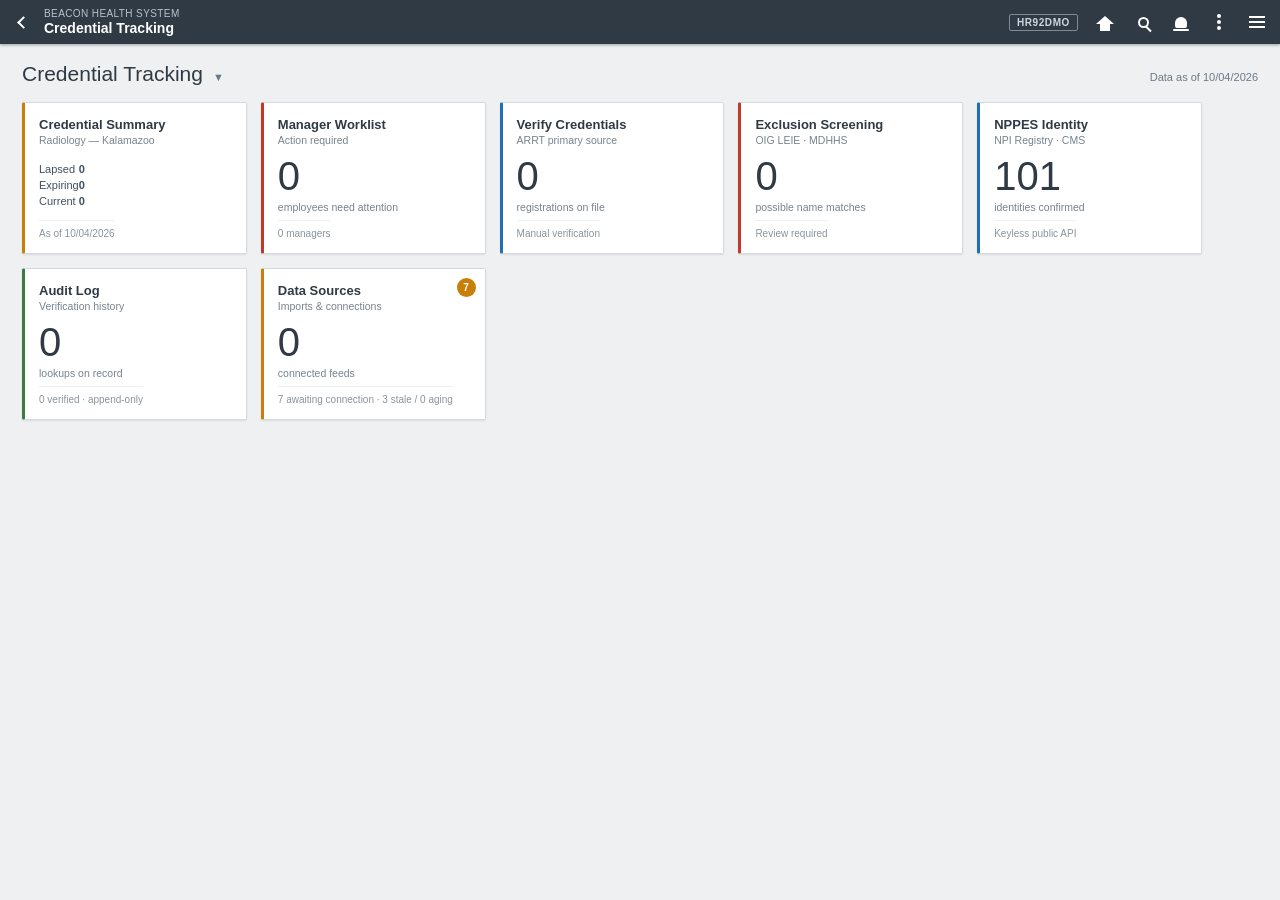
<file: presentation/prod v3/index.html>
<!DOCTYPE html>
<html lang="en">
<head>
<meta charset="utf-8">
<meta name="viewport" content="width=device-width, initial-scale=1">
<title>Credential Tracking - Beacon Health System</title>
<link rel="stylesheet" href="assets/fluid.css">
<link rel="stylesheet" href="assets/classic.css">
</head>
<body>

<!-- ============ Fluid banner: persists across every page ============ -->
<header class="ps-banner">
  <button class="ps-banner-btn" id="btnBack" title="Back" aria-label="Back">
    <span class="ps-ico-back"></span>
  </button>

  <div class="ps-banner-title">
    <span class="ps-banner-org">Beacon Health System</span>
    <span class="ps-banner-page" id="bannerPage">Employee Self Service</span>
  </div>

  <div class="ps-banner-spacer"></div>

  <div class="ps-env" title="Database: HR92DMO">HR92DMO</div>

  <button class="ps-banner-btn" title="Home" aria-label="Home" id="btnHome">
    <span class="ps-ico-home"></span>
  </button>
  <button class="ps-banner-btn" title="Search" aria-label="Search">
    <span class="ps-ico-search"></span>
  </button>
  <button class="ps-banner-btn" title="Notifications" aria-label="Notifications">
    <span class="ps-ico-bell"></span>
    <span class="ps-ico-badge" id="bannerBadge">0</span>
  </button>
  <button class="ps-banner-btn" title="Actions" aria-label="Actions">
    <span class="ps-ico-dots"></span>
  </button>
  <button class="ps-banner-btn" title="NavBar" aria-label="NavBar">
    <span class="ps-ico-navbar"></span>
  </button>
</header>

<!-- ============ Classic breadcrumb: hidden on the Fluid homepage ============ -->
<nav class="ps-crumbs" id="crumbs" hidden></nav>

<!-- ============ Content pane ============ -->
<main id="content"></main>

<script src="assets/data.js"></script>
<script src="assets/app.js"></script>
</body>
</html>
</file>
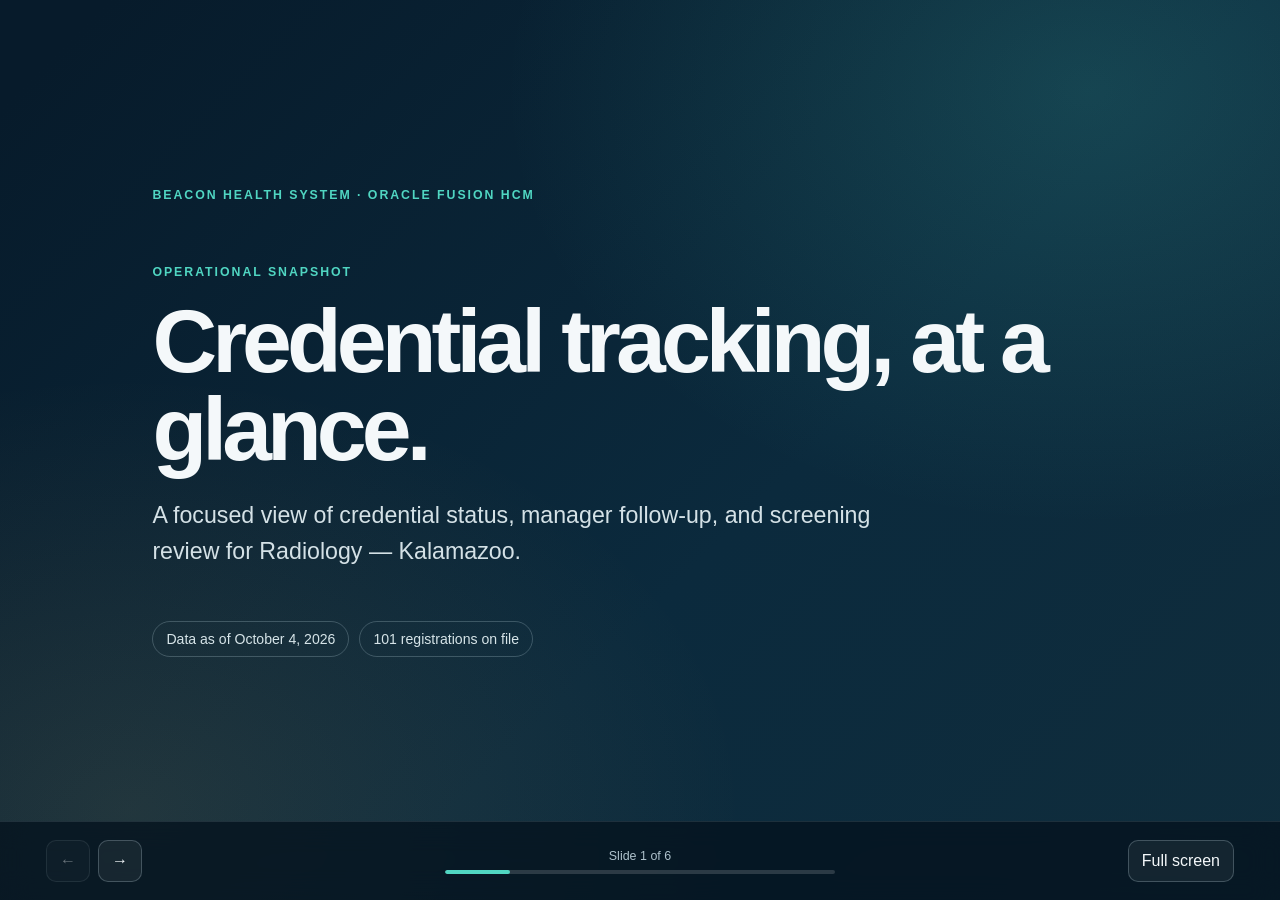
<file: presentation/slides/Beacon_Credential_Tracking_Briefing.html>
<!DOCTYPE html>
<html lang="en">
<head>
<meta charset="utf-8">
<meta name="viewport" content="width=device-width, initial-scale=1">
<meta name="theme-color" content="#09253a">
<title>Credential Tracking Briefing | Beacon Health System</title>
<style>
  :root {
    color-scheme: dark;
    font-family: "Segoe UI", Arial, sans-serif;
    background: #071b2b;
    color: #f4f8fa;
    font-synthesis: none;
    text-rendering: optimizeLegibility;
    --muted: #afc3cd;
    --teal: #50d6c2;
    --gold: #f5c76b;
    --red: #ff8585;
    --panel: rgba(16, 48, 67, .84);
  }
  * { box-sizing: border-box; }
  body { margin: 0; min-width: 320px; min-height: 100vh; overflow: hidden; }
  button { font: inherit; }
  .deck { min-height: 100vh; position: relative; isolation: isolate; }
  .deck::before {
    position: fixed;
    inset: 0;
    z-index: -1;
    background:
      radial-gradient(ellipse at 85% 10%, rgba(80, 214, 194, .16), transparent 38%),
      radial-gradient(ellipse at 10% 90%, rgba(245, 199, 107, .1), transparent 38%),
      linear-gradient(135deg, #071b2b 5%, #0b2a3d 58%, #102d3c);
    content: "";
  }
  .slides { min-height: 100vh; }
  .slide {
    display: none;
    width: min(1180px, 100%);
    min-height: 100vh;
    margin: auto;
    padding: clamp(34px, 7vh, 78px) clamp(28px, 8vw, 112px) 118px;
    animation: enter .32s ease-out;
  }
  .slide.active { display: flex; flex-direction: column; justify-content: center; }
  @keyframes enter { from { opacity: .25; transform: translateY(8px); } to { opacity: 1; transform: none; } }
  .brand, .eyebrow {
    color: var(--teal);
    font-size: .77rem;
    font-weight: 750;
    letter-spacing: .16em;
    text-transform: uppercase;
  }
  .brand { margin-bottom: clamp(34px, 7vh, 78px); }
  h1, h2, p { margin-top: 0; }
  h1 { max-width: 900px; margin-bottom: 24px; font-size: clamp(2.6rem, 7vw, 6.2rem); line-height: .99; letter-spacing: -.055em; }
  h2 { max-width: 900px; margin-bottom: 16px; font-size: clamp(2rem, 4.4vw, 4rem); line-height: 1.05; letter-spacing: -.04em; }
  .lede { max-width: 720px; color: #d4e1e6; font-size: clamp(1.1rem, 2vw, 1.45rem); line-height: 1.55; }
  .meta { display: flex; flex-wrap: wrap; gap: 10px; margin-top: 28px; }
  .tag { padding: 9px 13px; border: 1px solid rgba(199, 224, 232, .24); border-radius: 999px; color: #d6e4e8; font-size: .88rem; }
  .eyebrow { margin-bottom: 18px; }
  .subhead { max-width: 760px; margin-bottom: 32px; color: var(--muted); font-size: clamp(1rem, 1.8vw, 1.2rem); line-height: 1.55; }
  .metric-grid { display: grid; grid-template-columns: repeat(3, minmax(0, 1fr)); gap: 16px; margin: 20px 0 22px; }
  .metric {
    min-height: 178px;
    padding: clamp(19px, 3vw, 30px);
    border: 1px solid rgba(199, 224, 232, .15);
    border-radius: 18px;
    background: var(--panel);
    box-shadow: 0 18px 55px rgba(0, 0, 0, .12);
  }
  .metric strong { display: block; margin-bottom: 9px; font-size: clamp(2.8rem, 6vw, 5.2rem); line-height: 1; letter-spacing: -.06em; }
  .metric span { color: #d2e0e5; font-size: .98rem; line-height: 1.4; }
  .teal { color: var(--teal); }
  .gold { color: var(--gold); }
  .red { color: var(--red); }
  .total-line { display: flex; justify-content: space-between; gap: 16px; margin: 8px 0 10px; color: var(--muted); font-size: .9rem; }
  .status-bar { display: flex; width: 100%; height: 17px; overflow: hidden; border-radius: 99px; background: rgba(255,255,255,.1); }
  .status-bar .current { width: 93.07%; background: var(--teal); }
  .status-bar .expiring { width: 6.93%; background: var(--gold); }
  .note { margin-top: 14px; color: var(--muted); font-size: .9rem; line-height: 1.5; }
  .two-col { display: grid; grid-template-columns: 1fr 1fr; gap: 18px; margin-top: 16px; }
  .panel { padding: clamp(22px, 3.5vw, 36px); border: 1px solid rgba(199, 224, 232, .15); border-radius: 18px; background: var(--panel); }
  .panel h3 { margin: 0 0 12px; font-size: 1.1rem; }
  .panel p, .panel li { color: #d4e1e6; line-height: 1.55; }
  .panel p:last-child { margin-bottom: 0; }
  ul { margin: 0; padding-left: 1.2em; }
  li + li { margin-top: 10px; }
  .callout {
    margin-top: 20px;
    padding: 17px 20px;
    border-left: 3px solid var(--gold);
    border-radius: 0 12px 12px 0;
    background: rgba(245, 199, 107, .09);
    color: #f4e7c9;
    line-height: 1.5;
  }
  .steps { display: grid; gap: 14px; margin-top: 18px; }
  .step { display: grid; grid-template-columns: 44px 1fr; gap: 15px; align-items: start; padding: 18px; border: 1px solid rgba(199,224,232,.14); border-radius: 14px; background: var(--panel); }
  .step-num { display: grid; width: 38px; height: 38px; place-items: center; border-radius: 50%; background: rgba(80,214,194,.15); color: var(--teal); font-weight: 800; }
  .step p { margin: 0; color: #d4e1e6; line-height: 1.5; }
  .step strong { color: #fff; }
  .closing h2 { max-width: 820px; }
  .controls {
    position: fixed;
    right: 0;
    bottom: 0;
    left: 0;
    display: grid;
    grid-template-columns: 1fr auto 1fr;
    align-items: center;
    gap: 16px;
    padding: 18px clamp(18px, 4vw, 46px) max(18px, env(safe-area-inset-bottom));
    border-top: 1px solid rgba(199, 224, 232, .12);
    background: rgba(5, 19, 30, .78);
    backdrop-filter: blur(14px);
  }
  .nav-group { display: flex; gap: 8px; }
  .controls button {
    min-width: 42px;
    min-height: 42px;
    padding: 9px 13px;
    border: 1px solid rgba(199, 224, 232, .25);
    border-radius: 10px;
    background: rgba(255,255,255,.06);
    color: #f4f8fa;
    cursor: pointer;
  }
  .controls button:hover:not(:disabled), .controls button:focus-visible { border-color: var(--teal); outline: 2px solid transparent; background: rgba(80,214,194,.13); }
  .controls button:disabled { opacity: .4; cursor: default; }
  .progress-wrap { width: min(390px, 42vw); }
  .progress-label { display: block; margin-bottom: 7px; color: var(--muted); font-size: .78rem; text-align: center; }
  .progress { height: 4px; overflow: hidden; border-radius: 99px; background: rgba(255,255,255,.15); }
  .progress span { display: block; height: 100%; border-radius: inherit; background: var(--teal); transition: width .25s ease; }
  #fullscreen { justify-self: end; }
  .sr-only { position: absolute; width: 1px; height: 1px; overflow: hidden; clip: rect(0,0,0,0); white-space: nowrap; }
  @media (max-width: 680px) {
    body { overflow: auto; }
    .slide { min-height: 100svh; padding: 36px 23px 120px; }
    .brand { margin-bottom: 38px; }
    .metric-grid { grid-template-columns: 1fr; gap: 10px; margin: 10px 0 15px; }
    .metric { min-height: auto; padding: 18px 20px; }
    .metric strong { display: inline-block; min-width: 86px; margin: 0 8px 0 0; font-size: 2.8rem; vertical-align: middle; }
    .metric span { display: inline-block; max-width: calc(100% - 100px); vertical-align: middle; }
    .two-col { grid-template-columns: 1fr; }
    .controls { grid-template-columns: auto 1fr auto; gap: 8px; padding-right: 12px; padding-left: 12px; }
    .controls button { min-width: 40px; padding: 8px 10px; }
    .progress-wrap { width: 100%; }
    #fullscreen { font-size: .85rem; }
  }
  @media (prefers-reduced-motion: reduce) {
    *, *::before, *::after { scroll-behavior: auto !important; animation-duration: .01ms !important; animation-iteration-count: 1 !important; transition-duration: .01ms !important; }
  }
</style>
</head>
<body>
<main class="deck" aria-label="Credential tracking briefing">
  <div class="slides">
    <section class="slide active" aria-label="Slide 1 of 6">
      <div class="brand">Beacon Health System · Oracle Fusion HCM</div>
      <p class="eyebrow">Operational snapshot</p>
      <h1>Credential tracking, at a glance.</h1>
      <p class="lede">A focused view of credential status, manager follow-up, and screening review for Radiology — Kalamazoo.</p>
      <div class="meta"><span class="tag">Data as of October 4, 2026</span><span class="tag">101 registrations on file</span></div>
    </section>

    <section class="slide" aria-label="Slide 2 of 6">
      <p class="eyebrow">01 · Credential status</p>
      <h2>Most records are current. Seven are nearing expiry.</h2>
      <p class="subhead">The dashboard shows 101 registrations in this snapshot, with no lapsed credentials and seven marked expiring.</p>
      <div class="metric-grid">
        <div class="metric"><strong class="teal">94</strong><span>Current credentials</span></div>
        <div class="metric"><strong class="gold">7</strong><span>Expiring credentials</span></div>
        <div class="metric"><strong class="red">0</strong><span>Lapsed credentials</span></div>
      </div>
      <div class="total-line"><span>101 registrations</span><span>Current + expiring</span></div>
      <div class="status-bar" role="img" aria-label="94 current, 7 expiring, 0 lapsed"><span class="current"></span><span class="expiring"></span></div>
      <p class="note">Counts reflect the dashboard snapshot dated 10/04/2026.</p>
    </section>

    <section class="slide" aria-label="Slide 3 of 6">
      <p class="eyebrow">02 · Manager worklist</p>
      <h2>Seven employees need attention across five managers.</h2>
      <p class="subhead">The worklist turns the expiring credential count into a manager-facing queue for follow-up.</p>
      <div class="two-col">
        <div class="panel">
          <h3 class="gold">Action queue</h3>
          <p><strong>7 employees</strong> are flagged for attention; <strong>5 managers</strong> have items in the worklist.</p>
        </div>
        <div class="panel">
          <h3>Suggested next move</h3>
          <p>Review each expiring record, confirm its due date and owner, then coordinate renewal follow-up with the responsible manager.</p>
        </div>
      </div>
      <p class="note">The dashboard does not display expiry dates on this overview slide; use the worklist for employee-level detail.</p>
    </section>

    <section class="slide" aria-label="Slide 4 of 6">
      <p class="eyebrow">03 · Screening and identity</p>
      <h2>Possible matches need human review—not assumptions.</h2>
      <p class="subhead">Screening indicators are prompts to investigate identity and evidence. They are not findings of exclusion.</p>
      <div class="two-col">
        <div class="panel">
          <h3 class="gold">5 possible name matches</h3>
          <p>Sources shown: OIG LEIE, MDHHS, and ARRT.</p>
          <div class="callout">A name match is a lead for review, not proof that a person is excluded or sanctioned.</div>
        </div>
        <div class="panel">
          <h3 class="teal">101 identities confirmed</h3>
          <p>The dashboard reports identity confirmation against the NPI Registry (CMS).</p>
          <p class="note">Confirm source and record details before relying on a screening result.</p>
        </div>
      </div>
    </section>

    <section class="slide" aria-label="Slide 5 of 6">
      <p class="eyebrow">04 · Verification and audit</p>
      <h2>Verification is manual—and the audit log is empty today.</h2>
      <p class="subhead">The overview shows manual verification and no lookup events recorded as of the snapshot.</p>
      <div class="two-col">
        <div class="panel">
          <h3>Verification workflow</h3>
          <ul>
            <li>101 registrations are on file.</li>
            <li>Verification is identified as manual.</li>
            <li>Record the source, date, and outcome after each check.</li>
          </ul>
        </div>
        <div class="panel">
          <h3>Audit log status</h3>
          <ul>
            <li>0 lookups on record.</li>
            <li>0 verified entries shown.</li>
            <li>The log is described as append-only.</li>
          </ul>
        </div>
      </div>
      <div class="callout">No audit entry is not the same as a completed verification. Check the underlying record before treating any credential as verified.</div>
    </section>

    <section class="slide closing" aria-label="Slide 6 of 6">
      <p class="eyebrow">Recommended next steps</p>
      <h2>Close the loop with assigned, documented follow-up.</h2>
      <div class="steps">
        <div class="step"><span class="step-num">1</span><p><strong>Prioritize the 7 expiring credentials.</strong> Use the manager worklist to confirm owners and renewal timing.</p></div>
        <div class="step"><span class="step-num">2</span><p><strong>Review the 5 possible name matches.</strong> Resolve identity and consult authoritative evidence; do not treat a name match as a determination.</p></div>
        <div class="step"><span class="step-num">3</span><p><strong>Document completed checks.</strong> Add verification evidence to the established append-only audit process.</p></div>
      </div>
      <p class="note">Snapshot: Radiology — Kalamazoo · 10/04/2026. Operational use should follow current source and organizational procedures.</p>
    </section>
  </div>
  <nav class="controls" aria-label="Slideshow controls">
    <div class="nav-group">
      <button id="previous" type="button" aria-label="Previous slide" title="Previous (←)">←</button>
      <button id="next" type="button" aria-label="Next slide" title="Next (→ or Space)">→</button>
    </div>
    <div class="progress-wrap">
      <span class="progress-label" id="slide-count" aria-live="polite">Slide 1 of 6</span>
      <div class="progress" role="progressbar" aria-label="Presentation progress" aria-valuemin="1" aria-valuemax="6" aria-valuenow="1" id="progress"><span></span></div>
    </div>
    <button id="fullscreen" type="button" title="Toggle full screen (F)">Full screen</button>
  </nav>
</main>
<script>
(function () {
  var slides = Array.prototype.slice.call(document.querySelectorAll(".slide"));
  var previous = document.getElementById("previous");
  var next = document.getElementById("next");
  var count = document.getElementById("slide-count");
  var progress = document.getElementById("progress");
  var fill = progress.querySelector("span");
  var current = 0;

  function show(index) {
    current = Math.max(0, Math.min(index, slides.length - 1));
    slides.forEach(function (slide, position) {
      var active = position === current;
      slide.classList.toggle("active", active);
      slide.setAttribute("aria-hidden", String(!active));
    });
    count.textContent = "Slide " + (current + 1) + " of " + slides.length;
    progress.setAttribute("aria-valuenow", String(current + 1));
    fill.style.width = ((current + 1) / slides.length * 100) + "%";
    previous.disabled = current === 0;
    next.disabled = current === slides.length - 1;
  }

  previous.addEventListener("click", function () { show(current - 1); });
  next.addEventListener("click", function () { show(current + 1); });
  document.getElementById("fullscreen").addEventListener("click", function () {
    if (document.fullscreenElement) {
      document.exitFullscreen();
    } else if (document.documentElement.requestFullscreen) {
      document.documentElement.requestFullscreen();
    }
  });
  document.addEventListener("keydown", function (event) {
    if (event.altKey || event.ctrlKey || event.metaKey) return;
    if (event.key === "ArrowRight" || event.key === "PageDown" || event.key === " ") {
      event.preventDefault();
      show(current + 1);
    } else if (event.key === "ArrowLeft" || event.key === "PageUp") {
      event.preventDefault();
      show(current - 1);
    } else if (event.key === "Home") {
      show(0);
    } else if (event.key === "End") {
      show(slides.length - 1);
    } else if (event.key.toLowerCase() === "f") {
      document.getElementById("fullscreen").click();
    }
  });
  show(0);
})();
</script>
</body>
</html>
</file>
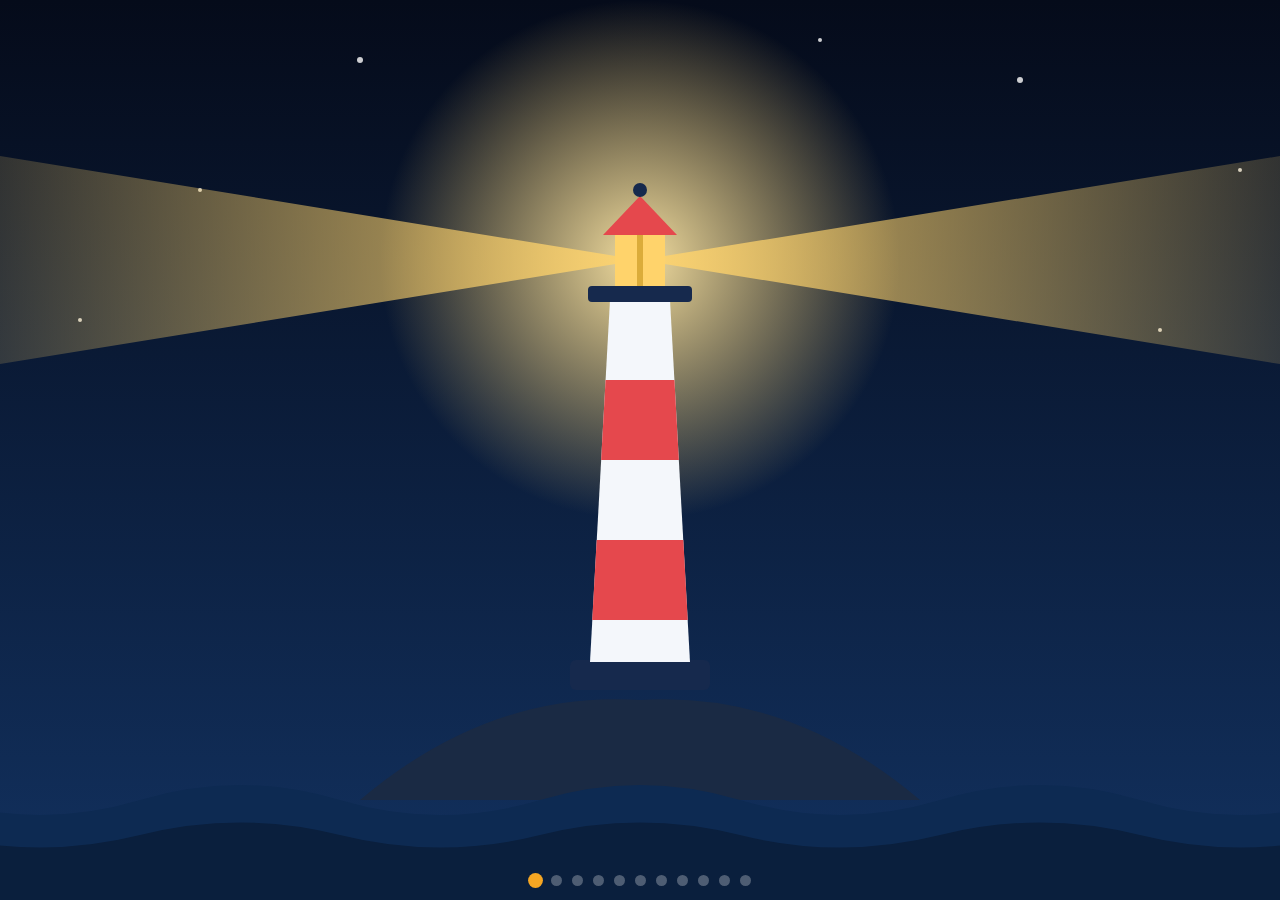
<file: presentation/slides/Beacon_Slideshow.html>
<!DOCTYPE html>
<html lang="en">
<head>
<meta charset="utf-8">
<meta name="viewport" content="width=device-width, initial-scale=1">
<title>Beacon</title>
<style>
  html, body { margin: 0; height: 100%; background: #060f20; overflow: hidden; }
  .deck { position: fixed; inset: 0; }
  .slide { position: absolute; inset: 0; opacity: 0; transition: opacity .6s ease; pointer-events: none; }
  .slide.on { opacity: 1; pointer-events: auto; }
  .slide svg { width: 100%; height: 100%; display: block; }
  .dots { position: fixed; left: 0; right: 0; bottom: 14px; display: flex; gap: 10px; justify-content: center; z-index: 5; }
  .dots button { width: 11px; height: 11px; border-radius: 50%; border: 0; padding: 0; background: rgba(255,255,255,.28); cursor: pointer; transition: all .3s; }
  .dots button.on { background: #f5a623; transform: scale(1.35); }
  .nav { position: fixed; top: 0; bottom: 0; width: 12%; border: 0; background: transparent; cursor: pointer; z-index: 4; opacity: 0; transition: opacity .25s; display: flex; align-items: center; justify-content: center; }
  .nav:hover { opacity: 1; background: linear-gradient(to var(--d), rgba(255,255,255,.08), transparent); }
  .nav svg { width: 48px; height: 48px; }
  #prev { left: 0; --d: right; }
  #next { right: 0; --d: left; }
  .beam { animation: sweep 6s ease-in-out infinite; transform-origin: 800px 260px; }
  @keyframes sweep { 0%,100% { opacity: .55; } 50% { opacity: 1; } }
  .bob { animation: bob 5s ease-in-out infinite; }
  @keyframes bob { 0%,100% { transform: translateY(0); } 50% { transform: translateY(-10px); } }
  .pulse { animation: pulse 1.6s ease-in-out infinite; transform-box: fill-box; transform-origin: center; }
  @keyframes pulse { 0%,100% { transform: scale(1); } 50% { transform: scale(1.12); } }
  .spin { animation: spin 14s linear infinite; transform-box: fill-box; transform-origin: center; }
  @keyframes spin { to { transform: rotate(360deg); } }
  .flow { stroke-dasharray: 18 14; animation: flow 1.2s linear infinite; }
  @keyframes flow { to { stroke-dashoffset: -32; } }
  .wave { animation: wave 7s ease-in-out infinite alternate; }
  @keyframes wave { from { transform: translateX(-40px); } to { transform: translateX(40px); } }
</style>
</head>
<body>

<!-- Shared symbols -->
<svg width="0" height="0" style="position:absolute" aria-hidden="true">
  <defs>
    <symbol id="person" viewBox="0 0 100 100">
      <circle cx="50" cy="30" r="19" fill="currentColor"/>
      <path d="M12 98 Q12 58 50 58 Q88 58 88 98 Z" fill="currentColor"/>
    </symbol>
    <symbol id="doc" viewBox="0 0 100 130">
      <path d="M8 4 H66 L92 30 V126 H8 Z" fill="currentColor"/>
      <path d="M66 4 V30 H92 Z" fill="#000" opacity=".25"/>
      <rect x="22" y="52" width="56" height="7" rx="3" fill="#fff" opacity=".8"/>
      <rect x="22" y="72" width="56" height="7" rx="3" fill="#fff" opacity=".8"/>
      <rect x="22" y="92" width="36" height="7" rx="3" fill="#fff" opacity=".8"/>
    </symbol>
    <symbol id="db" viewBox="0 0 100 120">
      <path d="M8 20 V100 A42 16 0 0 0 92 100 V20 Z" fill="currentColor"/>
      <ellipse cx="50" cy="20" rx="42" ry="16" fill="#fff" opacity=".35"/>
      <path d="M8 52 A42 16 0 0 0 92 52" fill="none" stroke="#fff" stroke-opacity=".5" stroke-width="4"/>
      <path d="M8 80 A42 16 0 0 0 92 80" fill="none" stroke="#fff" stroke-opacity=".5" stroke-width="4"/>
    </symbol>
    <symbol id="check" viewBox="0 0 100 100">
      <polyline points="16,54 40,78 86,26" fill="none" stroke="currentColor" stroke-width="14" stroke-linecap="round" stroke-linejoin="round"/>
    </symbol>
    <symbol id="cross" viewBox="0 0 100 100">
      <path d="M20 20 L80 80 M80 20 L20 80" fill="none" stroke="currentColor" stroke-width="14" stroke-linecap="round"/>
    </symbol>
    <symbol id="lh" viewBox="0 0 300 600">
      <rect x="80" y="560" width="140" height="30" rx="6" fill="#16294d"/>
      <polygon points="100,562 200,562 180,200 120,200" fill="#f4f7fb"/>
      <polygon points="115.56,280 184.44,280 188.89,360 111.11,360" fill="#e5484d"/>
      <polygon points="106.67,440 193.33,440 197.78,520 102.22,520" fill="#e5484d"/>
      <rect x="98" y="186" width="104" height="16" rx="4" fill="#16294d"/>
      <rect x="125" y="135" width="50" height="51" fill="#ffd36b"/>
      <rect x="147" y="135" width="6" height="51" fill="#b8860b" opacity=".5"/>
      <polygon points="113,135 187,135 150,96" fill="#e5484d"/>
      <circle cx="150" cy="90" r="7" fill="#16294d"/>
    </symbol>
    <marker id="arr" viewBox="0 0 10 10" refX="6" refY="5" markerWidth="5" markerHeight="5" orient="auto-start-reverse">
      <path d="M0 0 L10 5 L0 10 Z" fill="#19b3a6"/>
    </marker>
    <linearGradient id="night" x1="0" y1="0" x2="0" y2="1">
      <stop offset="0" stop-color="#050b1a"/><stop offset="1" stop-color="#12315f"/>
    </linearGradient>
    <linearGradient id="dusk" x1="0" y1="0" x2="0" y2="1">
      <stop offset="0" stop-color="#1b2f66"/><stop offset=".6" stop-color="#e0735a"/><stop offset="1" stop-color="#ffc66b"/>
    </linearGradient>
    <linearGradient id="deep" x1="0" y1="0" x2="1" y2="1">
      <stop offset="0" stop-color="#0b1d3a"/><stop offset="1" stop-color="#0f3a4f"/>
    </linearGradient>
    <linearGradient id="beamL" x1="1" y1="0" x2="0" y2="0">
      <stop offset="0" stop-color="#ffd36b" stop-opacity=".85"/><stop offset="1" stop-color="#ffd36b" stop-opacity="0"/>
    </linearGradient>
    <linearGradient id="beamR" x1="0" y1="0" x2="1" y2="0">
      <stop offset="0" stop-color="#ffd36b" stop-opacity=".85"/><stop offset="1" stop-color="#ffd36b" stop-opacity="0"/>
    </linearGradient>
    <radialGradient id="glow">
      <stop offset="0" stop-color="#ffe9a8" stop-opacity=".95"/><stop offset="1" stop-color="#ffd36b" stop-opacity="0"/>
    </radialGradient>
  </defs>
</svg>

<div class="deck" id="deck">

  <!-- 1. Lighthouse / beacon -->
  <section class="slide on"><svg viewBox="0 0 1600 900" preserveAspectRatio="xMidYMid slice">
    <rect width="1600" height="900" fill="url(#night)"/>
    <g fill="#fff" opacity=".8">
      <circle cx="140" cy="90" r="3"/><circle cx="360" cy="190" r="2"/><circle cx="520" cy="60" r="3"/><circle cx="1180" cy="80" r="3"/>
      <circle cx="1400" cy="170" r="2"/><circle cx="1500" cy="60" r="3"/><circle cx="980" cy="40" r="2"/><circle cx="240" cy="320" r="2"/><circle cx="1320" cy="330" r="2"/>
    </g>
    <circle cx="800" cy="260" r="260" fill="url(#glow)" class="pulse"/>
    <g class="beam">
      <polygon points="800,260 0,130 0,390" fill="url(#beamL)"/>
      <polygon points="800,260 1600,130 1600,390" fill="url(#beamR)"/>
    </g>
    <path d="M520 800 Q650 690 800 700 Q950 690 1080 800 Z" fill="#1a2a44"/>
    <use href="#lh" x="650" y="100" width="300" height="600"/>
    <g class="wave"><path d="M-100 800 Q0 770 100 800 T300 800 T500 800 T700 800 T900 800 T1100 800 T1300 800 T1500 800 T1700 800 V900 H-100Z" fill="#0d2a52"/></g>
    <g class="wave" style="animation-delay:-3s"><path d="M-100 835 Q0 810 100 835 T300 835 T500 835 T700 835 T900 835 T1100 835 T1300 835 T1500 835 T1700 835 V900 H-100Z" fill="#0a1f3d"/></g>
  </svg></section>

  <!-- 2. Problem: scattered paperwork -->
  <section class="slide"><svg viewBox="0 0 1600 900" preserveAspectRatio="xMidYMid slice">
    <rect width="1600" height="900" fill="url(#deep)"/>
    <g class="bob">
      <use href="#doc" x="160" y="180" width="170" height="221" style="color:#4a6fa5" transform="rotate(-14 245 290)"/>
      <use href="#doc" x="420" y="520" width="150" height="195" style="color:#7d8fb3" transform="rotate(10 495 617)"/>
      <use href="#doc" x="1180" y="160" width="180" height="234" style="color:#4a6fa5" transform="rotate(16 1270 277)"/>
      <use href="#doc" x="1280" y="540" width="160" height="208" style="color:#7d8fb3" transform="rotate(-9 1360 644)"/>
      <use href="#doc" x="700" y="660" width="120" height="156" style="color:#5b7ab0" transform="rotate(7 760 738)"/>
      <use href="#doc" x="860" y="90" width="120" height="156" style="color:#7d8fb3" transform="rotate(-6 920 168)"/>
    </g>
    <polygon points="800,210 1010,570 590,570" fill="#f5a623" stroke="#ffd36b" stroke-width="12" stroke-linejoin="round" class="pulse"/>
    <rect x="780" y="310" width="40" height="150" rx="18" fill="#0b1d3a"/>
    <circle cx="800" cy="510" r="22" fill="#0b1d3a"/>
    <g transform="translate(1030 640)" fill="none" stroke="#e5484d" stroke-width="14" stroke-linecap="round">
      <circle cx="0" cy="0" r="70"/><path d="M0 -40 V0 L28 20"/>
    </g>
  </svg></section>

  <!-- 3. Many sources, one view -->
  <section class="slide"><svg viewBox="0 0 1600 900" preserveAspectRatio="xMidYMid slice">
    <rect width="1600" height="900" fill="url(#deep)"/>
    <g stroke="#19b3a6" stroke-width="6" fill="none" class="flow" opacity=".9">
      <path d="M330 150 C 600 150 600 450 860 450"/>
      <path d="M330 300 C 600 300 600 450 860 450"/>
      <path d="M330 450 H860"/>
      <path d="M330 600 C 600 600 600 450 860 450"/>
      <path d="M330 750 C 600 750 600 450 860 450"/>
    </g>
    <g>
      <circle cx="260" cy="150" r="70" fill="#4a6fa5"/><use href="#db" x="222" y="110" width="76" height="80" style="color:#fff"/>
      <circle cx="260" cy="300" r="70" fill="#e5484d"/><use href="#person" x="220" y="262" width="80" height="80" style="color:#fff"/>
      <circle cx="260" cy="450" r="70" fill="#f5a623"/><use href="#doc" x="228" y="410" width="64" height="80" style="color:#fff"/>
      <circle cx="260" cy="600" r="70" fill="#2fbf71"/><use href="#check" x="222" y="562" width="76" height="76" style="color:#fff"/>
      <circle cx="260" cy="750" r="70" fill="#8a63d2"/><use href="#db" x="222" y="710" width="76" height="80" style="color:#fff"/>
    </g>
    <rect x="860" y="190" width="620" height="520" rx="28" fill="#0a1830" stroke="#19b3a6" stroke-width="8"/>
    <g>
      <rect x="900" y="230" width="170" height="110" rx="14" fill="#2fbf71"/>
      <rect x="1090" y="230" width="170" height="110" rx="14" fill="#f5a623"/>
      <rect x="1280" y="230" width="160" height="110" rx="14" fill="#e5484d"/>
      <rect x="900" y="370" width="540" height="40" rx="10" fill="#1d3a66"/>
      <rect x="900" y="430" width="540" height="40" rx="10" fill="#16294d"/>
      <rect x="900" y="490" width="540" height="40" rx="10" fill="#1d3a66"/>
      <rect x="900" y="550" width="540" height="40" rx="10" fill="#16294d"/>
      <rect x="900" y="610" width="540" height="40" rx="10" fill="#1d3a66"/>
      <circle cx="925" cy="450" r="9" fill="#2fbf71"/><circle cx="925" cy="510" r="9" fill="#f5a623"/><circle cx="925" cy="570" r="9" fill="#e5484d"/><circle cx="925" cy="630" r="9" fill="#2fbf71"/><circle cx="925" cy="390" r="9" fill="#2fbf71"/>
    </g>
  </svg></section>

  <!-- 4. Pipeline -->
  <section class="slide"><svg viewBox="0 0 1600 900" preserveAspectRatio="xMidYMid slice">
    <rect width="1600" height="900" fill="url(#deep)"/>
    <use href="#db" x="150" y="300" width="260" height="312" style="color:#4a6fa5"/>
    <g class="spin"><g transform="translate(800 450)">
      <circle r="130" fill="none" stroke="#19b3a6" stroke-width="44" stroke-dasharray="40.8 40.8"/>
      <circle r="105" fill="#19b3a6"/><circle r="45" fill="#0b1d3a"/>
    </g></g>
    <rect x="1170" y="290" width="330" height="240" rx="22" fill="#0a1830" stroke="#f5a623" stroke-width="10"/>
    <rect x="1290" y="530" width="90" height="60" fill="#f5a623"/><rect x="1240" y="590" width="190" height="20" rx="8" fill="#f5a623"/>
    <rect x="1205" y="325" width="70" height="60" rx="8" fill="#2fbf71"/><rect x="1290" y="325" width="70" height="60" rx="8" fill="#f5a623"/><rect x="1375" y="325" width="90" height="60" rx="8" fill="#e5484d"/>
    <rect x="1205" y="405" width="260" height="28" rx="8" fill="#1d3a66"/><rect x="1205" y="445" width="260" height="28" rx="8" fill="#16294d"/>
    <g stroke="#19b3a6" stroke-width="12" fill="none" stroke-linecap="round" class="flow">
      <path d="M440 456 H620" marker-end="url(#arr)"/>
      <path d="M980 450 H1140" marker-end="url(#arr)"/>
    </g>
  </svg></section>

  <!-- 5. Exclusion screening -->
  <section class="slide"><svg viewBox="0 0 1600 900" preserveAspectRatio="xMidYMid slice">
    <rect width="1600" height="900" fill="url(#deep)"/>
    <g style="color:#5b7ab0">
      <use href="#person" x="260" y="160" width="150" height="150"/><use href="#person" x="480" y="160" width="150" height="150"/>
      <use href="#person" x="700" y="160" width="150" height="150"/><use href="#person" x="920" y="160" width="150" height="150"/>
      <use href="#person" x="1140" y="160" width="150" height="150"/>
      <use href="#person" x="260" y="380" width="150" height="150"/><use href="#person" x="480" y="380" width="150" height="150"/>
      <use href="#person" x="1140" y="380" width="150" height="150"/>
      <use href="#person" x="260" y="600" width="150" height="150"/><use href="#person" x="480" y="600" width="150" height="150"/>
      <use href="#person" x="700" y="600" width="150" height="150"/><use href="#person" x="920" y="600" width="150" height="150"/>
      <use href="#person" x="1140" y="600" width="150" height="150"/>
    </g>
    <circle cx="995" cy="455" r="105" fill="#e5484d" opacity=".25" class="pulse"/>
    <use href="#person" x="920" y="380" width="150" height="150" style="color:#e5484d"/>
    <use href="#person" x="700" y="380" width="150" height="150" style="color:#5b7ab0"/>
    <g class="bob">
      <circle cx="800" cy="440" r="140" fill="rgba(255,255,255,.07)" stroke="#f5a623" stroke-width="22"/>
      <line x1="900" y1="540" x2="1040" y2="680" stroke="#f5a623" stroke-width="30" stroke-linecap="round"/>
    </g>
  </svg></section>

  <!-- 6. Compliance shield -->
  <section class="slide"><svg viewBox="0 0 1600 900" preserveAspectRatio="xMidYMid slice">
    <rect width="1600" height="900" fill="url(#deep)"/>
    <circle cx="800" cy="450" r="380" fill="url(#glow)" opacity=".35" class="pulse"/>
    <path d="M800 100 L1130 220 V500 Q1130 730 800 830 Q470 730 470 500 V220 Z" fill="#19b3a6" stroke="#8ff0e6" stroke-width="14" stroke-linejoin="round"/>
    <path d="M800 160 L1070 260 V500 Q1070 690 800 772 Q530 690 530 500 V260 Z" fill="#0f3a4f"/>
    <use href="#check" x="650" y="330" width="300" height="300" style="color:#2fbf71"/>
  </svg></section>

  <!-- 7. Expiry: calendar, clock, traffic light -->
  <section class="slide"><svg viewBox="0 0 1600 900" preserveAspectRatio="xMidYMid slice">
    <rect width="1600" height="900" fill="url(#deep)"/>
    <g transform="translate(160 170)">
      <rect width="480" height="520" rx="30" fill="#f4f7fb"/>
      <path d="M0 30 Q0 0 30 0 H450 Q480 0 480 30 V120 H0Z" fill="#e5484d"/>
      <rect x="110" y="-30" width="22" height="70" rx="11" fill="#16294d"/><rect x="348" y="-30" width="22" height="70" rx="11" fill="#16294d"/>
      <g fill="#c9d3e3">
        <rect x="40" y="160" width="70" height="60" rx="10"/><rect x="130" y="160" width="70" height="60" rx="10"/><rect x="220" y="160" width="70" height="60" rx="10"/><rect x="310" y="160" width="70" height="60" rx="10"/><rect x="400" y="160" width="40" height="60" rx="10"/>
        <rect x="40" y="250" width="70" height="60" rx="10"/><rect x="130" y="250" width="70" height="60" rx="10"/><rect x="310" y="250" width="70" height="60" rx="10"/><rect x="400" y="250" width="40" height="60" rx="10"/>
        <rect x="40" y="340" width="70" height="60" rx="10"/><rect x="130" y="340" width="70" height="60" rx="10"/><rect x="220" y="340" width="70" height="60" rx="10"/><rect x="400" y="340" width="40" height="60" rx="10"/>
        <rect x="40" y="430" width="70" height="60" rx="10"/><rect x="220" y="430" width="70" height="60" rx="10"/>
      </g>
      <rect x="220" y="250" width="70" height="60" rx="10" fill="#f5a623" class="pulse"/>
      <rect x="310" y="340" width="70" height="60" rx="10" fill="#e5484d"/>
      <rect x="130" y="430" width="70" height="60" rx="10" fill="#2fbf71"/>
      <rect x="310" y="430" width="70" height="60" rx="10" fill="#2fbf71"/>
    </g>
    <g transform="translate(870 430)">
      <circle r="190" fill="#f4f7fb" stroke="#16294d" stroke-width="18"/>
      <g stroke="#16294d" stroke-width="10" stroke-linecap="round"><path d="M0 -165 V-140"/><path d="M0 165 V140"/><path d="M-165 0 H-140"/><path d="M165 0 H140"/></g>
      <path d="M0 0 V-110" stroke="#16294d" stroke-width="16" stroke-linecap="round"/>
      <path d="M0 0 L80 40" stroke="#e5484d" stroke-width="16" stroke-linecap="round"/>
      <circle r="16" fill="#16294d"/>
    </g>
    <g transform="translate(1260 150)">
      <rect width="230" height="600" rx="50" fill="#0a1830" stroke="#4a6fa5" stroke-width="10"/>
      <circle cx="115" cy="130" r="64" fill="#e5484d" class="pulse"/>
      <circle cx="115" cy="300" r="64" fill="#f5a623"/>
      <circle cx="115" cy="470" r="64" fill="#2fbf71"/>
    </g>
  </svg></section>

  <!-- 8. Continuous loop -->
  <section class="slide"><svg viewBox="0 0 1600 900" preserveAspectRatio="xMidYMid slice">
    <rect width="1600" height="900" fill="url(#deep)"/>
    <g fill="none" stroke="#19b3a6" stroke-width="14" stroke-linecap="round" class="flow">
      <path d="M800 190 A260 260 0 0 1 1060 450" marker-end="url(#arr)"/>
      <path d="M1060 450 A260 260 0 0 1 800 710" marker-end="url(#arr)"/>
      <path d="M800 710 A260 260 0 0 1 540 450" marker-end="url(#arr)"/>
      <path d="M540 450 A260 260 0 0 1 800 190" marker-end="url(#arr)"/>
    </g>
    <g>
      <circle cx="800" cy="190" r="100" fill="#4a6fa5"/><use href="#person" x="750" y="140" width="100" height="100" style="color:#fff"/>
      <circle cx="1060" cy="450" r="100" fill="#f5a623"/><use href="#doc" x="1022" y="405" width="76" height="98" style="color:#fff"/>
      <circle cx="800" cy="710" r="100" fill="#8a63d2"/>
      <circle cx="790" cy="700" r="38" fill="none" stroke="#fff" stroke-width="12"/><line x1="818" y1="728" x2="852" y2="762" stroke="#fff" stroke-width="14" stroke-linecap="round"/>
      <circle cx="540" cy="450" r="100" fill="#2fbf71"/><use href="#check" x="490" y="400" width="100" height="100" style="color:#fff"/>
    </g>
    <use href="#lh" x="740" y="320" width="120" height="240" class="pulse"/>
  </svg></section>

  <!-- 9. Manual verification checklist -->
  <section class="slide"><svg viewBox="0 0 1600 900" preserveAspectRatio="xMidYMid slice">
    <rect width="1600" height="900" fill="url(#deep)"/>
    <g transform="translate(450 60)">
      <rect width="700" height="800" rx="40" fill="#c58a4b"/>
      <rect x="40" y="70" width="620" height="690" rx="20" fill="#f4f7fb"/>
      <rect x="240" y="20" width="220" height="90" rx="30" fill="#16294d"/><circle cx="350" cy="52" r="14" fill="#f4f7fb"/>
      <g>
        <rect x="90" y="160" width="90" height="90" rx="18" fill="#2fbf71"/><use href="#check" x="98" y="168" width="74" height="74" style="color:#fff"/>
        <rect x="220" y="190" width="380" height="30" rx="15" fill="#c9d3e3"/>
        <rect x="90" y="290" width="90" height="90" rx="18" fill="#2fbf71"/><use href="#check" x="98" y="298" width="74" height="74" style="color:#fff"/>
        <rect x="220" y="320" width="320" height="30" rx="15" fill="#c9d3e3"/>
        <rect x="90" y="420" width="90" height="90" rx="18" fill="#e5484d"/><use href="#cross" x="98" y="428" width="74" height="74" style="color:#fff"/>
        <rect x="220" y="450" width="360" height="30" rx="15" fill="#c9d3e3"/>
        <rect x="90" y="550" width="90" height="90" rx="18" fill="#2fbf71"/><use href="#check" x="98" y="558" width="74" height="74" style="color:#fff"/>
        <rect x="220" y="580" width="300" height="30" rx="15" fill="#c9d3e3"/>
        <rect x="90" y="680" width="90" height="60" rx="18" fill="#f5a623" class="pulse"/>
        <rect x="220" y="695" width="260" height="30" rx="15" fill="#c9d3e3"/>
      </g>
    </g>
  </svg></section>

  <!-- 10. Speed -->
  <section class="slide"><svg viewBox="0 0 1600 900" preserveAspectRatio="xMidYMid slice">
    <rect width="1600" height="900" fill="url(#deep)"/>
    <g transform="translate(800 560)">
      <path d="M-420 0 A420 420 0 0 1 -210 -364" fill="none" stroke="#2fbf71" stroke-width="60"/>
      <path d="M-210 -364 A420 420 0 0 1 210 -364" fill="none" stroke="#f5a623" stroke-width="60"/>
      <path d="M210 -364 A420 420 0 0 1 420 0" fill="none" stroke="#e5484d" stroke-width="60"/>
      <g style="transform-origin:0 0; transform:rotate(55deg)" >
        <path d="M-14 0 L0 -350 L14 0 Z" fill="#f4f7fb"/>
      </g>
      <circle r="36" fill="#f4f7fb"/><circle r="16" fill="#0b1d3a"/>
    </g>
    <polygon points="800,640 700,800 780,800 740,880 900,720 820,720 880,640" fill="#ffd36b" class="pulse"/>
  </svg></section>

  <!-- 11. Sunrise / closing -->
  <section class="slide"><svg viewBox="0 0 1600 900" preserveAspectRatio="xMidYMid slice">
    <rect width="1600" height="900" fill="url(#dusk)"/>
    <g stroke="#ffe9a8" stroke-width="12" stroke-linecap="round" opacity=".8" class="spin" style="transform-origin:1050px 640px">
      <path d="M1050 390 V320"/><path d="M1050 890 V960"/><path d="M800 640 H730"/><path d="M1300 640 H1370"/>
      <path d="M876 466 L826 416"/><path d="M1224 466 L1274 416"/><path d="M876 814 L826 864"/><path d="M1224 814 L1274 864"/>
    </g>
    <circle cx="1050" cy="640" r="210" fill="#ffd36b"/>
    <circle cx="1050" cy="640" r="270" fill="url(#glow)" class="pulse"/>
    <path d="M300 800 Q420 650 560 660 Q700 650 800 800 Z" fill="#1a2a44"/>
    <use href="#lh" x="410" y="140" width="300" height="600"/>
    <polygon points="560,300 0,200 0,400" fill="url(#beamL)" opacity=".7"/>
    <path d="M0 800 H1600 V900 H0Z" fill="#12315f"/>
    <g class="wave"><path d="M-100 810 Q0 785 100 810 T300 810 T500 810 T700 810 T900 810 T1100 810 T1300 810 T1500 810 T1700 810 V900 H-100Z" fill="#0d2a52"/></g>
  </svg></section>

</div>

<button class="nav" id="prev" aria-label="previous"><svg viewBox="0 0 48 48"><path d="M30 8 L14 24 L30 40" fill="none" stroke="#fff" stroke-width="5" stroke-linecap="round" stroke-linejoin="round"/></svg></button>
<button class="nav" id="next" aria-label="next"><svg viewBox="0 0 48 48"><path d="M18 8 L34 24 L18 40" fill="none" stroke="#fff" stroke-width="5" stroke-linecap="round" stroke-linejoin="round"/></svg></button>
<div class="dots" id="dots"></div>

<script>
(function () {
  var slides = Array.prototype.slice.call(document.querySelectorAll('.slide'));
  var dots = document.getElementById('dots');
  var i = 0, timer = null;
  slides.forEach(function (_, n) {
    var b = document.createElement('button');
    b.setAttribute('aria-label', 'slide ' + (n + 1));
    b.onclick = function () { go(n); };
    dots.appendChild(b);
  });
  function go(n) {
    i = (n + slides.length) % slides.length;
    slides.forEach(function (s, k) { s.classList.toggle('on', k === i); });
    Array.prototype.forEach.call(dots.children, function (d, k) { d.classList.toggle('on', k === i); });
  }
  function auto(on) {
    clearInterval(timer);
    if (on) timer = setInterval(function () { go(i + 1); }, 5000);
  }
  document.getElementById('prev').onclick = function () { go(i - 1); };
  document.getElementById('next').onclick = function () { go(i + 1); };
  document.addEventListener('keydown', function (e) {
    if (e.key === 'ArrowRight' || e.key === ' ' || e.key === 'PageDown') go(i + 1);
    else if (e.key === 'ArrowLeft' || e.key === 'PageUp') go(i - 1);
    else if (e.key === 'Home') go(0);
    else if (e.key === 'End') go(slides.length - 1);
    else if (e.key === 'f' || e.key === 'F') {
      if (document.fullscreenElement) document.exitFullscreen(); else document.documentElement.requestFullscreen();
    } else if (e.key === 'p' || e.key === 'P') auto(!timer || timer === null ? true : false);
  });
  var x0 = null;
  document.addEventListener('touchstart', function (e) { x0 = e.touches[0].clientX; });
  document.addEventListener('touchend', function (e) {
    if (x0 === null) return;
    var dx = e.changedTouches[0].clientX - x0;
    if (Math.abs(dx) > 50) go(i + (dx < 0 ? 1 : -1));
    x0 = null;
  });
  go(0);
})();
</script>
</body>
</html>
</file>
<file: presentation/prod v3/assets/fluid.css>
/* ==========================================================================
   PeopleSoft Fluid UI - banner and tile homepage
   Mimics the PeopleTools 8.58 Fluid look for a credentialing demo.
   Icons are drawn in CSS so the mockup has no external dependencies.
   ========================================================================== */

* { box-sizing: border-box; }

html, body {
  margin: 0;
  padding: 0;
  font-family: "Segoe UI", Arial, Helvetica, sans-serif;
  background: #eff0f2;
  color: #22272b;
}

/* ---------------------------------------------------------------- banner */

.ps-banner {
  display: flex;
  align-items: center;
  height: 44px;
  padding: 0 4px 0 2px;
  background: #2f3a45;
  color: #fff;
  box-shadow: 0 1px 3px rgba(0, 0, 0, .35);
  position: sticky;
  top: 0;
  z-index: 50;
}

.ps-banner-title {
  display: flex;
  flex-direction: column;
  justify-content: center;
  line-height: 1.15;
  padding-left: 4px;
  min-width: 0;
}

.ps-banner-org {
  font-size: 10px;
  letter-spacing: .4px;
  color: #b7c2cc;
  text-transform: uppercase;
}

.ps-banner-page {
  font-size: 14px;
  font-weight: 600;
  white-space: nowrap;
  overflow: hidden;
  text-overflow: ellipsis;
}

.ps-banner-spacer { flex: 1; }

.ps-banner-btn {
  position: relative;
  width: 38px;
  height: 38px;
  border: 0;
  background: transparent;
  cursor: pointer;
  border-radius: 3px;
  display: flex;
  align-items: center;
  justify-content: center;
  flex: 0 0 auto;
}

.ps-banner-btn:hover { background: rgba(255, 255, 255, .13); }
.ps-banner-btn:focus-visible { outline: 2px solid #8fc7ff; outline-offset: -2px; }

/* Database/environment indicator. Real non-production PeopleSoft instances
   display the database name here, which is what marks this as non-prod. */
.ps-env {
  font-size: 10px;
  font-weight: 700;
  letter-spacing: .6px;
  padding: 2px 7px;
  margin-right: 8px;
  border: 1px solid #7d8b99;
  border-radius: 2px;
  color: #cdd6de;
  white-space: nowrap;
}

/* ----------------------------------------------------------- banner icons */

.ps-ico-home,
.ps-ico-search,
.ps-ico-bell,
.ps-ico-dots,
.ps-ico-navbar,
.ps-ico-back { display: block; position: relative; }

.ps-ico-home {
  width: 0; height: 0;
  border-left: 9px solid transparent;
  border-right: 9px solid transparent;
  border-bottom: 8px solid #fff;
  margin-top: -5px;
}
.ps-ico-home::after {
  content: "";
  position: absolute;
  left: -5px; top: 8px;
  width: 10px; height: 7px;
  background: #fff;
}

.ps-ico-search {
  width: 11px; height: 11px;
  border: 2px solid #fff;
  border-radius: 50%;
}
.ps-ico-search::after {
  content: "";
  position: absolute;
  right: -5px; bottom: -4px;
  width: 7px; height: 2px;
  background: #fff;
  transform: rotate(45deg);
}

.ps-ico-bell {
  width: 12px; height: 11px;
  background: #fff;
  border-radius: 6px 6px 2px 2px;
}
.ps-ico-bell::after {
  content: "";
  position: absolute;
  left: -2px; bottom: -3px;
  width: 16px; height: 2px;
  background: #fff;
  border-radius: 1px;
}

.ps-ico-dots { width: 4px; height: 4px; background: #fff; border-radius: 50%; }
.ps-ico-dots::before,
.ps-ico-dots::after {
  content: "";
  position: absolute;
  left: 0;
  width: 4px; height: 4px;
  background: #fff;
  border-radius: 50%;
}
.ps-ico-dots::before { top: -6px; }
.ps-ico-dots::after  { top: 6px; }

.ps-ico-navbar {
  width: 16px; height: 2px;
  background: #fff;
  box-shadow: 0 5px 0 #fff, 0 -5px 0 #fff;
}

.ps-ico-back {
  width: 9px; height: 9px;
  border-left: 2px solid #fff;
  border-bottom: 2px solid #fff;
  transform: rotate(45deg);
  margin-left: 4px;
}

.ps-ico-badge {
  position: absolute;
  top: 4px; right: 3px;
  min-width: 15px;
  height: 15px;
  padding: 0 3px;
  background: #c0392b;
  color: #fff;
  font-size: 9px;
  font-weight: 700;
  line-height: 15px;
  text-align: center;
  border-radius: 8px;
}

.ps-ico-badge[data-zero="1"] { display: none; }

/* -------------------------------------------------------- homepage shell */

.ps-home {
  padding: 18px 22px 40px;
}

.ps-home-bar {
  display: flex;
  align-items: baseline;
  gap: 10px;
  margin-bottom: 16px;
}

.ps-home-title {
  font-size: 21px;
  font-weight: 300;
  color: #2f3a45;
}

.ps-home-caret {
  font-size: 11px;
  color: #6b7a88;
}

.ps-home-asof {
  margin-left: auto;
  font-size: 11px;
  color: #6b7a88;
}

/* --------------------------------------------------------------- tiles */

.ps-tiles {
  display: grid;
  grid-template-columns: repeat(auto-fill, minmax(188px, 1fr));
  gap: 14px;
  max-width: 1180px;
}

.ps-tile {
  position: relative;
  min-height: 148px;
  padding: 14px;
  background: #fff;
  border: 1px solid #d6dade;
  border-radius: 2px;
  box-shadow: 0 1px 2px rgba(0, 0, 0, .09);
  cursor: pointer;
  text-align: left;
  font-family: inherit;
  display: flex;
  flex-direction: column;
  transition: box-shadow .12s ease, transform .12s ease;
}

.ps-tile:hover {
  box-shadow: 0 3px 9px rgba(0, 0, 0, .17);
  transform: translateY(-1px);
}

.ps-tile:focus-visible { outline: 2px solid #1f6fb2; outline-offset: 1px; }

.ps-tile-label {
  font-size: 13px;
  font-weight: 600;
  color: #2f3a45;
  margin-bottom: 2px;
}

.ps-tile-sub {
  font-size: 10.5px;
  color: #77838e;
  margin-bottom: 10px;
}

.ps-tile-body {
  flex: 1;
  display: flex;
  flex-direction: column;
  justify-content: center;
}

.ps-tile-metric {
  font-size: 40px;
  font-weight: 200;
  line-height: 1;
  color: #2f3a45;
}

.ps-tile-metric-note {
  font-size: 10.5px;
  color: #77838e;
  margin-top: 5px;
}

.ps-tile-rows { font-size: 11px; }

.ps-tile-row {
  display: flex;
  justify-content: space-between;
  padding: 2px 0;
  color: #44505b;
}

.ps-tile-row b { font-weight: 600; }

.ps-tile-badge {
  position: absolute;
  top: 9px; right: 9px;
  min-width: 19px;
  height: 19px;
  padding: 0 5px;
  background: #c0392b;
  color: #fff;
  font-size: 10px;
  font-weight: 700;
  line-height: 19px;
  text-align: center;
  border-radius: 10px;
}

.ps-tile-badge.is-warn   { background: #c87f0a; }
.ps-tile-badge.is-ok     { background: #3d7a3d; }

.ps-tile-foot {
  font-size: 10px;
  color: #8a949d;
  border-top: 1px solid #edeff1;
  padding-top: 7px;
  margin-top: 7px;
}

/* severity accents on the left edge */
.ps-tile.sev-red    { border-left: 3px solid #c0392b; }
.ps-tile.sev-amber  { border-left: 3px solid #c87f0a; }
.ps-tile.sev-green  { border-left: 3px solid #3d7a3d; }
.ps-tile.sev-blue   { border-left: 3px solid #1f6fb2; }
</file>
<file: presentation/prod v3/assets/classic.css>
/* ==========================================================================
   PeopleSoft Classic (PIA) - breadcrumbs, component tabs, grids, forms
   Dense 11px layout matching the traditional PeopleSoft HCM page style.
   ========================================================================== */

/* ---------------------------------------------------------- breadcrumbs */

.ps-crumbs {
  background: #e9ebee;
  border-bottom: 1px solid #c9ced4;
  padding: 5px 14px;
  font-size: 11px;
  color: #4a545e;
}

.ps-crumbs a {
  color: #0b4da2;
  text-decoration: none;
  cursor: pointer;
}

.ps-crumbs a:hover { text-decoration: underline; }
.ps-crumbs .sep { color: #97a0a9; padding: 0 5px; }

/* ----------------------------------------------------------- page frame */

.ps-page {
  background: #fff;
  min-height: calc(100vh - 44px - 27px);
  padding: 14px 18px 48px;
  font-size: 11px;
  color: #22272b;
}

.ps-page-head {
  display: flex;
  align-items: flex-start;
  gap: 14px;
  margin-bottom: 4px;
}

.ps-page-title {
  font-size: 17px;
  font-weight: 700;
  color: #1d2a36;
  margin: 0 0 2px;
}

.ps-page-sub {
  font-size: 11px;
  color: #68727c;
  margin: 0 0 12px;
}

.ps-page-head-right {
  margin-left: auto;
  text-align: right;
  font-size: 11px;
  color: #68727c;
  white-space: nowrap;
}

/* ---------------------------------------------------------------- tabs */

.ps-tabs {
  display: flex;
  gap: 2px;
  border-bottom: 1px solid #9aa4ae;
  margin: 10px 0 0;
  padding-left: 2px;
}

.ps-tab {
  font-family: inherit;
  font-size: 11px;
  padding: 5px 14px;
  border: 1px solid #9aa4ae;
  border-bottom: 0;
  border-radius: 4px 4px 0 0;
  background: linear-gradient(#f7f8f9, #dfe3e8);
  color: #2b3540;
  cursor: pointer;
  position: relative;
  top: 1px;
}

.ps-tab:hover { background: linear-gradient(#fff, #e8ecf0); }

.ps-tab.is-active {
  background: #fff;
  font-weight: 700;
  border-bottom: 1px solid #fff;
}

.ps-tabpanel { padding-top: 14px; }

/* ----------------------------------------------------------- group box */

.ps-group {
  border: 1px solid #b6bec6;
  margin-bottom: 14px;
  background: #fff;
}

.ps-group-head {
  background: linear-gradient(#eef1f4, #dbe1e7);
  border-bottom: 1px solid #b6bec6;
  padding: 4px 9px;
  font-size: 11px;
  font-weight: 700;
  color: #1d2a36;
  display: flex;
  align-items: center;
  gap: 8px;
}

.ps-group-head .ps-group-note {
  margin-left: auto;
  font-weight: 400;
  color: #68727c;
}

.ps-group-body { padding: 10px 11px; }

/* --------------------------------------------------------------- forms */

.ps-field-grid {
  display: grid;
  grid-template-columns: repeat(auto-fit, minmax(230px, 1fr));
  gap: 9px 22px;
}

.ps-field { display: flex; flex-direction: column; gap: 3px; }

.ps-field-wide { grid-column: 1 / -1; }

.ps-label {
  font-size: 11px;
  font-weight: 700;
  color: #2b3540;
}

.ps-label .req { color: #c0392b; margin-left: 2px; }

.ps-value {
  font-size: 11px;
  color: #22272b;
  padding: 2px 0;
  min-height: 17px;
}

.ps-input,
.ps-select,
.ps-textarea {
  font-family: inherit;
  font-size: 11px;
  padding: 3px 5px;
  border: 1px solid #8b949d;
  background: #fff;
  color: #22272b;
  border-radius: 1px;
  width: 100%;
}

.ps-input:focus,
.ps-select:focus,
.ps-textarea:focus {
  outline: 0;
  border-color: #1f6fb2;
  box-shadow: 0 0 0 2px rgba(31, 111, 178, .18);
}

.ps-input[readonly] { background: #eef0f2; color: #5a646e; }

.ps-textarea { resize: vertical; min-height: 48px; }

.ps-hint {
  font-size: 10px;
  color: #77838e;
  margin-top: 2px;
}

/* --------------------------------------------------------------- grids */

.ps-grid-bar {
  display: flex;
  align-items: center;
  gap: 6px;
  background: linear-gradient(#eef1f4, #dbe1e7);
  border: 1px solid #b6bec6;
  border-bottom: 0;
  padding: 3px 8px;
  font-size: 10.5px;
  color: #2b3540;
}

.ps-grid-bar .ps-grid-title { font-weight: 700; }

.ps-grid-bar a {
  color: #0b4da2;
  text-decoration: none;
  cursor: pointer;
}

.ps-grid-bar a:hover { text-decoration: underline; }
.ps-grid-bar .sep { color: #9aa4ae; }
.ps-grid-bar .ps-grid-nav { margin-left: auto; display: flex; align-items: center; gap: 5px; }

.ps-grid-wrap { border: 1px solid #b6bec6; overflow-x: auto; }

table.ps-grid {
  width: 100%;
  border-collapse: collapse;
  font-size: 11px;
}

table.ps-grid th {
  background: linear-gradient(#d9e0e8, #c3ccd7);
  border-bottom: 1px solid #9aa4ae;
  border-right: 1px solid #b6bec6;
  padding: 4px 7px;
  text-align: left;
  font-weight: 700;
  color: #1d2a36;
  white-space: nowrap;
  cursor: pointer;
  user-select: none;
}

table.ps-grid th:hover { background: linear-gradient(#e4eaf0, #ccd5df); }
table.ps-grid th .arrow { font-size: 8px; color: #4a545e; margin-left: 3px; }

table.ps-grid td {
  border-bottom: 1px solid #dfe3e7;
  border-right: 1px solid #edf0f2;
  padding: 3px 7px;
  vertical-align: top;
}

table.ps-grid tbody tr:nth-child(even) { background: #f5f7f9; }
table.ps-grid tbody tr:hover { background: #e8f0f8; }

table.ps-grid td a {
  color: #0b4da2;
  text-decoration: none;
  cursor: pointer;
}

table.ps-grid td a:hover { text-decoration: underline; }

.ps-grid-empty {
  padding: 16px;
  text-align: center;
  color: #77838e;
  font-style: italic;
}

.nowrap { white-space: nowrap; }
.num { text-align: right; font-variant-numeric: tabular-nums; }

/* -------------------------------------------------------------- status */

.ps-stat {
  display: inline-block;
  padding: 1px 6px;
  border-radius: 2px;
  font-size: 10px;
  font-weight: 700;
  letter-spacing: .2px;
  white-space: nowrap;
  border: 1px solid transparent;
}

.ps-stat.LAPSED          { background: #fbe3e0; color: #93271b; border-color: #e8b4ad; }
.ps-stat.DUE             { background: #fdf0d8; color: #7f5608; border-color: #eacf9c; }
.ps-stat.CURRENT         { background: #e2f0e2; color: #2d5c2d; border-color: #b4d6b4; }
.ps-stat.NEVER_VERIFIED  { background: #e8eaed; color: #4a545e; border-color: #c7ccd2; }
.ps-stat.FLAG            { background: #fbe3e0; color: #93271b; border-color: #e8b4ad; }

/* -------------------------------------------------------------- notices */

.ps-note {
  border: 1px solid #b6bec6;
  border-left: 3px solid #1f6fb2;
  background: #f2f6fa;
  padding: 8px 11px;
  margin-bottom: 12px;
  font-size: 11px;
  color: #2b3540;
}

.ps-note.is-warn  { border-left-color: #c87f0a; background: #fdf6e8; }
.ps-note.is-error { border-left-color: #c0392b; background: #fcf0ee; }
.ps-note b { font-weight: 700; }
.ps-note p { margin: 0 0 5px; }
.ps-note p:last-child { margin-bottom: 0; }

/* -------------------------------------------------------------- buttons */

.ps-actions {
  display: flex;
  align-items: center;
  gap: 7px;
  margin-top: 16px;
  padding-top: 11px;
  border-top: 1px solid #d3d8dd;
  flex-wrap: wrap;
}

.ps-btn {
  font-family: inherit;
  font-size: 11px;
  padding: 4px 13px;
  border: 1px solid #8b949d;
  border-radius: 2px;
  background: linear-gradient(#fdfdfe, #e4e8ec);
  color: #22272b;
  cursor: pointer;
  white-space: nowrap;
}

.ps-btn:hover { background: linear-gradient(#fff, #dde2e7); }
.ps-btn:active { background: #d7dce1; }

.ps-notify {
  display: inline-flex;
  align-items: center;
  gap: 6px;
}

.ps-notify label {
  font-size: 11px;
  color: #22272b;
  white-space: nowrap;
}

/* Save-state check: grey while a schedule is being changed, green once saved. */
.ps-save-state {
  display: inline-flex;
  align-items: center;
  justify-content: center;
  width: 17px;
  height: 17px;
  border-radius: 50%;
  font-size: 11px;
  line-height: 1;
  font-weight: 700;
  color: #fff;
  background: #9aa2a9;
  border: 1px solid #7f878e;
  transition: background .15s ease, border-color .15s ease;
}

.ps-save-state.is-saved {
  background: #2e8b40;
  border-color: #246b32;
}

.ps-save-wrap {
  display: inline-flex;
  align-items: center;
  gap: 5px;
}

.ps-save-text {
  font-size: 11px;
  color: #6b7178;
}

.ps-save-text.is-saved { color: #2e8b40; }

.ps-console {
  font-family: Consolas, "Courier New", monospace;
  font-size: 11px;
  line-height: 1.5;
  color: #d6ffd6;
  background: #11261a;
  border: 1px solid #0b3b22;
  border-radius: 3px;
  padding: 10px 12px;
  margin: 6px 0 0;
  white-space: pre-wrap;
  overflow-x: auto;
}

.ps-console-toggle {
  margin-top: 6px;
}

.ps-console-toggle summary {
  cursor: pointer;
  color: #1f6fb2;
  user-select: none;
}

.ps-console-toggle[open] summary {
  margin-bottom: 4px;
}

.ps-actions .ps-select { width: auto; min-width: 190px; }

.ps-note-slot { margin-top: 12px; }
.ps-note-slot:empty { display: none; }

.ps-btn-save {
  font-weight: 700;
  border-color: #a98a2c;
  background: linear-gradient(#fdeeb4, #f0cb62);
}

.ps-btn-save:hover { background: linear-gradient(#fef4cd, #edc24a); }

.ps-btn:disabled {
  opacity: .5;
  cursor: not-allowed;
}

/* -------------------------------------------------------------- summary */

.ps-kpis {
  display: grid;
  grid-template-columns: repeat(auto-fit, minmax(118px, 1fr));
  gap: 9px;
  margin-bottom: 14px;
}

.ps-kpi {
  border: 1px solid #b6bec6;
  background: #fbfcfd;
  padding: 9px 11px;
}

.ps-kpi-n {
  font-size: 25px;
  font-weight: 300;
  line-height: 1.1;
  color: #1d2a36;
}

.ps-kpi-l {
  font-size: 10px;
  text-transform: uppercase;
  letter-spacing: .3px;
  color: #68727c;
  margin-top: 2px;
}

.ps-kpi.sev-red   .ps-kpi-n { color: #93271b; }
.ps-kpi.sev-amber .ps-kpi-n { color: #7f5608; }
.ps-kpi.sev-green .ps-kpi-n { color: #2d5c2d; }

/* ------------------------------------------------------------- toolbar */

.ps-toolbar {
  display: flex;
  align-items: center;
  gap: 8px;
  margin-bottom: 11px;
  flex-wrap: wrap;
}

.ps-toolbar .ps-input,
.ps-toolbar .ps-select { width: auto; min-width: 165px; }

.ps-toolbar label { font-size: 11px; font-weight: 700; color: #2b3540; }

/* --------------------------------------------------------------- misc */

.ps-sub-link {
  color: #0b4da2;
  text-decoration: none;
  cursor: pointer;
  font-size: 11px;
}

.ps-sub-link:hover { text-decoration: underline; }

.ps-muted { color: #77838e; }

.ps-cols-2 {
  display: grid;
  grid-template-columns: repeat(auto-fit, minmax(320px, 1fr));
  gap: 14px;
  align-items: start;
}

/* ----------------------------------------------------------- data sources */

.ps-muted + .ps-stat { margin-top: 2px; }

table.ps-grid td .ps-muted {
  font-size: 10px;
  margin-top: 1px;
}

.ps-src-acts {
  display: flex;
  gap: 6px;
  flex-wrap: wrap;
  align-items: center;
}

.ps-src-acts.is-compact { gap: 4px; }

.ps-src-acts.is-compact .ps-btn {
  padding: 2px 9px;
  font-size: 10.5px;
}

/* Anchor styled as a button needs the text centered and underline removed. */
a.ps-btn {
  display: inline-block;
  text-decoration: none;
  line-height: 1.5;
}

a.ps-btn:hover { text-decoration: none; }
</file>
